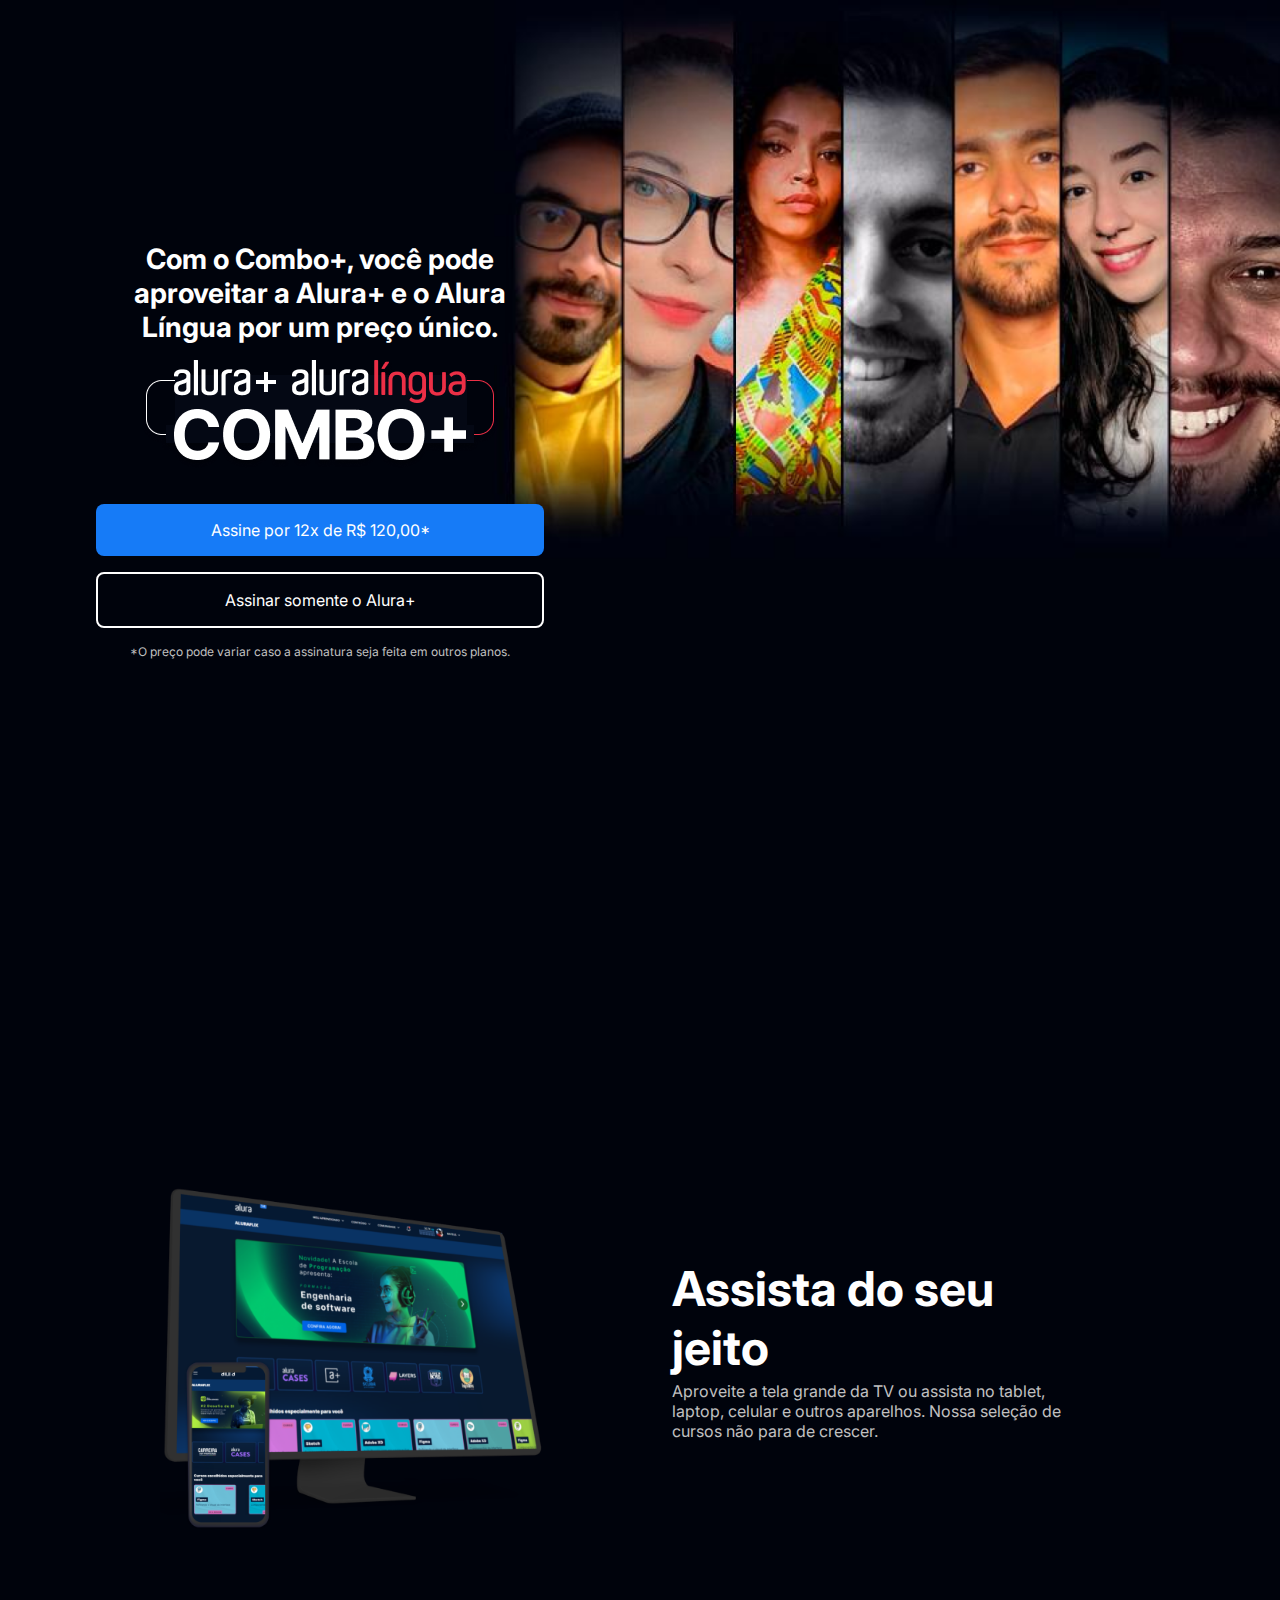
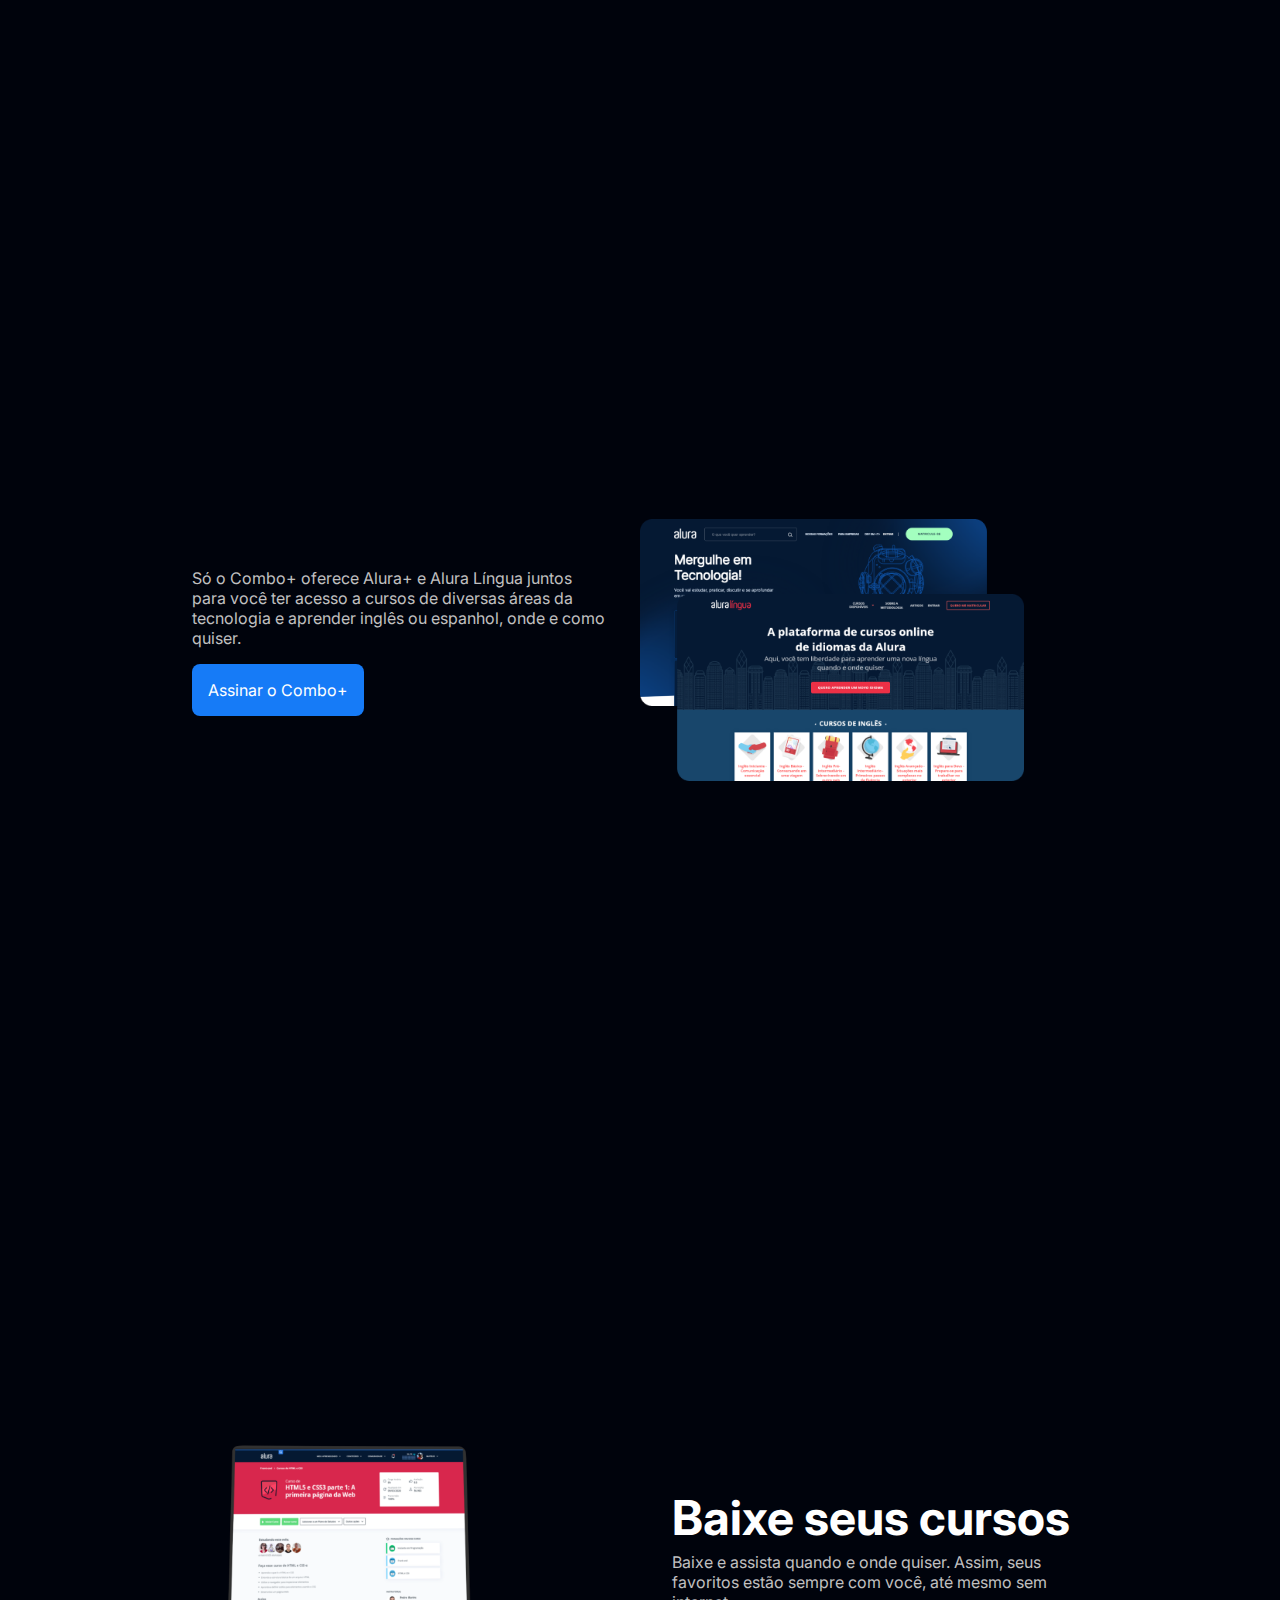
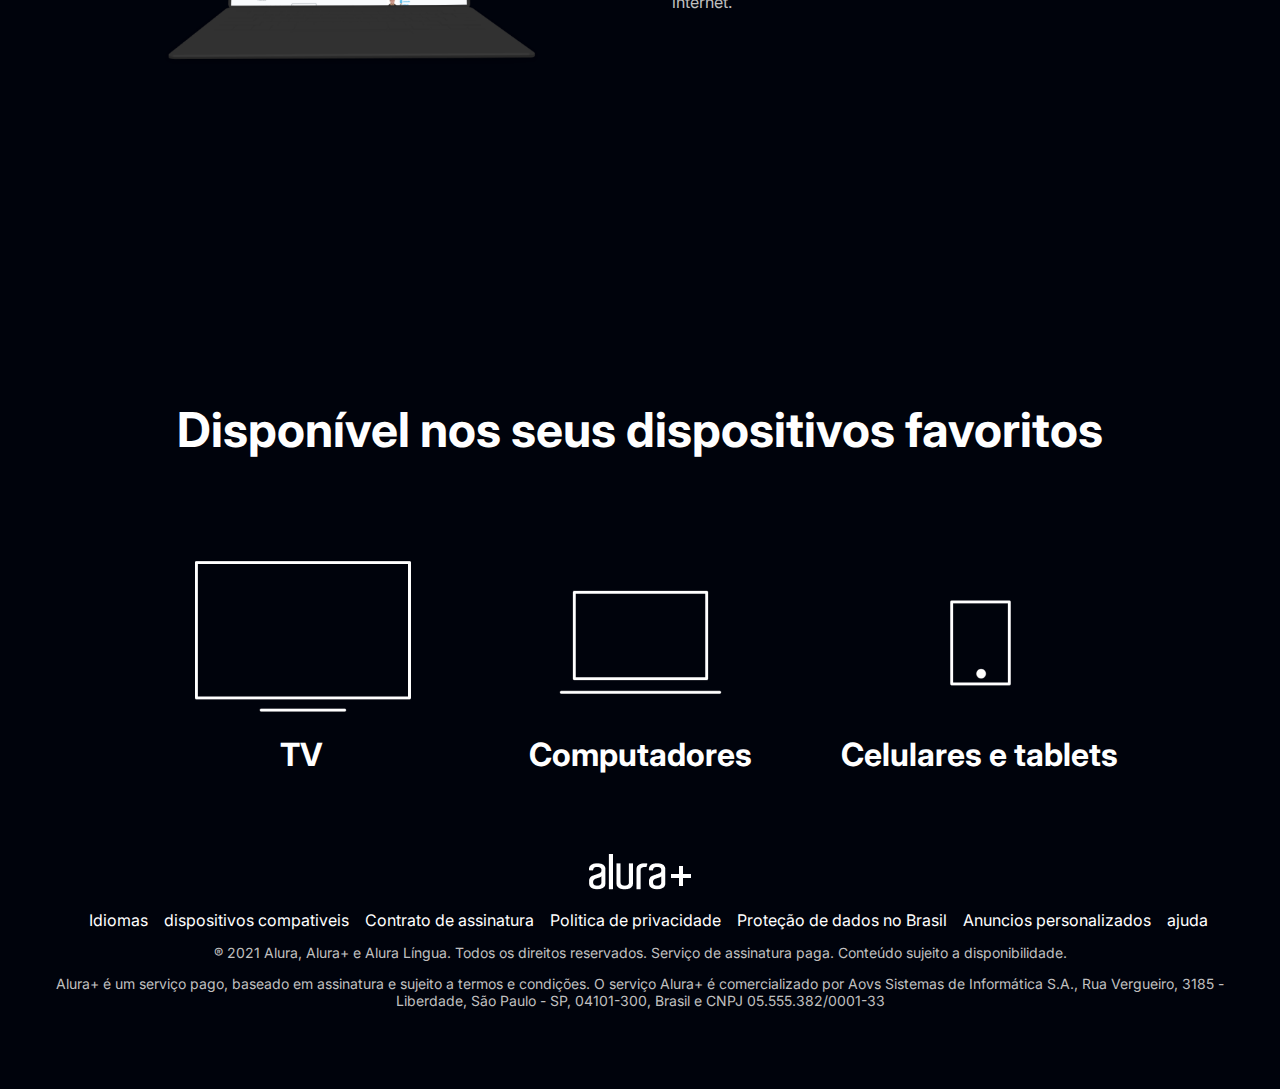
<file: Html e Css/alura-plus/index.html>
<!DOCTYPE html>
<html>
    
<head>
    <title>Alura Plus</title>
    <meta charset="UTF-8">
    <meta name="viewport" content="width=device-width, initial-scale=1">
    <link rel="stylesheet" href="styles.css">
    <link rel="preconnect" href="https://fonts.googleapis.com">
    <link rel="preconnect" href="https://fonts.gstatic.com" crossorigin>
    <link href="https://fonts.googleapis.com/css2?family=Inter:wght@400;700&family=Krona+One&family=Montserrat:wght@400;600&display=swap" rel="stylesheet">
</head>

<body>
    <section class="container principal">
        <div class="container__caixa">
            <h1 class="container__titulo">Com o Combo+, você pode aproveitar a Alura+ e o Alura Língua por um preço único.</h1>
            <img src="img/Combo.png" alt="O combo+ é a junção do alura+ e o alura lingua" class="container__imagem">
            <a href="www.alura.com.br" class="container__botao">Assine por 12x de R$ 120,00*</a>
            <a href="www.alura.com.br" class="container__botao botao__secundario">Assinar somente o Alura+</a>
            <p class="container__aviso">*O preço pode variar caso a assinatura seja feita em outros planos.</p>
        </div>    
    </section>

    <section class="container secundario">
        <img src="img/Plataformas.png" alt="Um monitor e um celular com o alura plus aberto" class="secundario__imagem">
        <div class="container__descricao">
            <h2 class="descricao__titulo">Assista do seu jeito</h2>
            <p class="descricao__texto">Aproveite a tela grande da TV ou assista no tablet, laptop, celular e outros
                 aparelhos. Nossa seleção de cursos não para de crescer.</p>
        </div>
    </section>

    <section class="container secundario">
        <div class="container__descricao">
            <p class="descricao__texto">Só o Combo+ oferece Alura+ e Alura Língua juntos para você ter acesso a cursos
                 de diversas áreas da tecnologia e aprender inglês ou espanhol, onde e como quiser.</p>
            <a href="www.alura.com.br" class="container__botao secundario__botao">Assinar o Combo+</a>
        </div>
        <img src="img/Telas.png" alt="Tela da alura plus e do alura linguas" class="secundario__imagem">
    </section>
    
    <section class="container  secundario">
        <img src="img/Notebook.png" alt="Notebook com atela aberta em uma aula da alura" class="secundario__imagem">
        <div class="container__descricao">
            <h2 class="descricao__titulo">Baixe seus cursos</h2>
            <p class="descricao__texto">Baixe e assista quando e onde quiser. Assim, seus favoritos estão sempre com 
                você, até mesmo sem internet.</p>
        </div>
    </section>

    <section class="dispositivos">
        <h2 class="dispositivos__titulo">Disponível nos seus dispositivos favoritos</h2>
        <ul class="dispositivos__lista">
            <li>
                <img src="img/tv.png" alt="icone de televisão">
                <h3 class="lista__item">TV</h3>
            </li>
            <li>
                <img src="img/computador.png" alt="icone de computador">
                <h3 class="lista__item">Computadores</h3>
            </li>
            <li>
                <img src="img/celular.png" alt="icone de celular">
                <h3 class="lista__item">Celulares e tablets</h3>
            </li>
        </ul>
    </section>

    <footer class="rodape">
        <img src="img/Logo.png" alt="Alura+" class="rodape__logo">
        <ul class="rodape__lista">
            <li class="lista__link">
                <a href="#">Idiomas</a>
            </li>
            <li class="lista__link">
                <a href="#">dispositivos compativeis</a>
            </li>
            <li class="lista__link">
                <a href="#">Contrato de assinatura</a>
            </li>
            <li class="lista__link">
                <a href="#">Politica de privacidade</a>
            </li>
            <li class="lista__link">
                <a href="#">Proteção de dados no Brasil</a>
            </li>
            <li class="lista__link">
                <a href="#">Anuncios personalizados</a>
            </li>
            <li class="lista__link">
                <a href="#">ajuda</a>
            </li>
        </ul>
        <p class="rodape__texto">® 2021 Alura, Alura+ e Alura Língua. Todos os direitos reservados. 
            Serviço de assinatura paga. Conteúdo sujeito a disponibilidade.</p>
        <p class="rodape__texto">Alura+ é um serviço pago, baseado em assinatura e sujeito a termos e 
            condições. O serviço Alura+ é comercializado por Aovs Sistemas de Informática S.A., Rua Vergueiro, 
            3185 - Liberdade, São Paulo - SP, 04101-300, Brasil e CNPJ 05.555.382/0001-33</p>

    </footer>
</body>

</html>
</file>
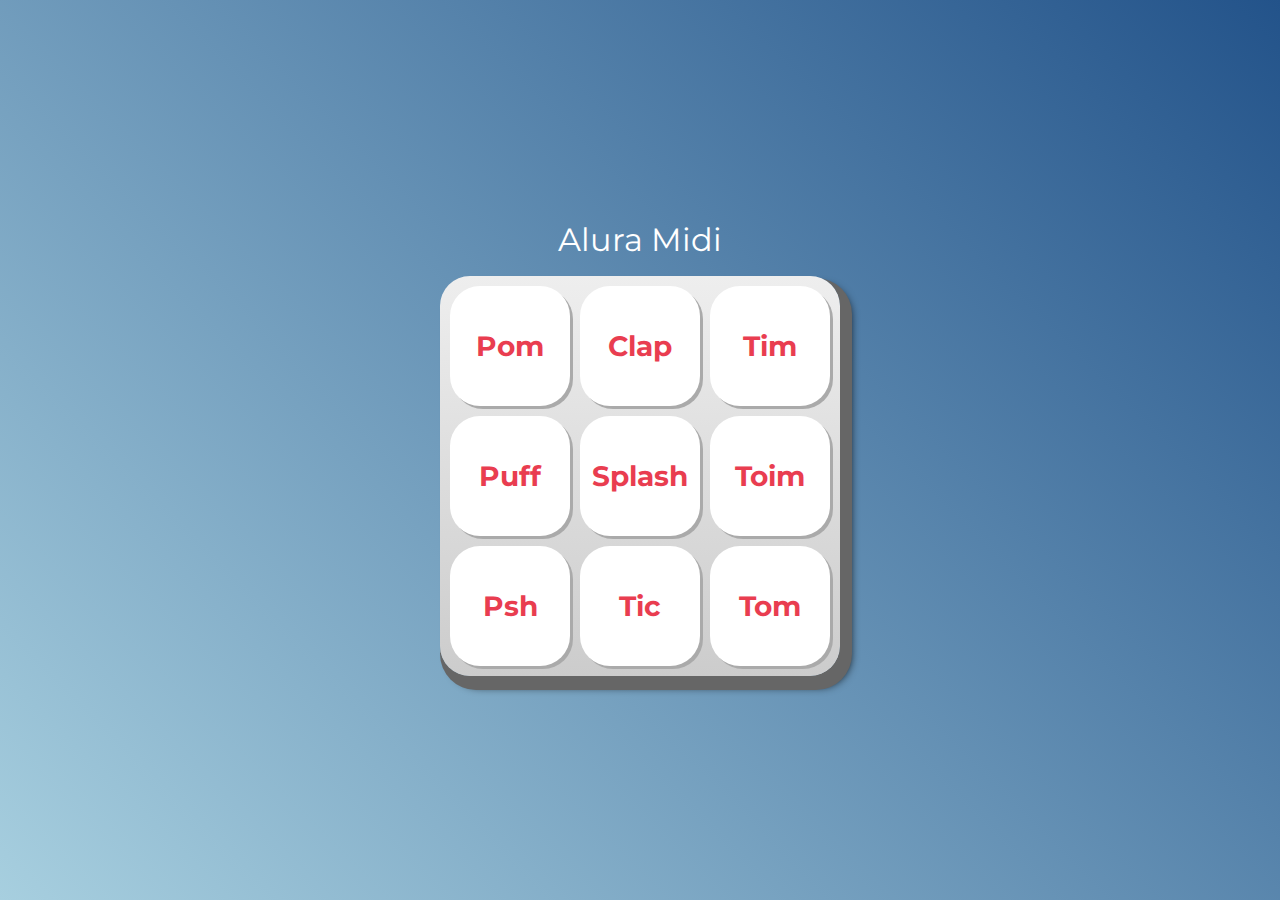
<file: Html e Css/aluramidi-curso-arquivos-iniciais/index.html>
<!DOCTYPE html>
<html lang="pt-BR">
<head>
    <meta charset="UTF-8">
    <meta http-equiv="X-UA-Compatible" content="IE=edge">
    <meta name="viewport" content="width=device-width, initial-scale=1.0">

    <title>Alura MIDI</title>

    <link rel="preconnect" href="https://fonts.googleapis.com">
    <link rel="preconnect" href="https://fonts.gstatic.com" crossorigin>
    <link href="https://fonts.googleapis.com/css2?family=Montserrat:wght@500;600&display=swap" rel="stylesheet">

    <link rel="icon" type="image/png" href="images/bateria.png">
    <link rel="stylesheet" href="css/reset.css">
    <link rel="stylesheet" href="css/estilos.css">

</head>
<body>

    <h1>Alura Midi</h1>

    <section class="teclado">
        <button class="tecla tecla_pom">Pom</button>
        <button class="tecla tecla_clap">Clap</button>
        <button class="tecla tecla_tim">Tim</button>

        <button class="tecla tecla_puff">Puff</button>
        <button class="tecla tecla_splash">Splash</button>
        <button class="tecla tecla_toim">Toim</button>

        <button class="tecla tecla_psh">Psh</button>
        <button class="tecla tecla_tic">Tic</button>
        <button class="tecla tecla_tom">Tom</button>
    </section>

    <audio src="sounds/keyq.wav" id="som_tecla_pom"></audio>
    <audio src="sounds/keyw.wav" id="som_tecla_clap"></audio>
    <audio src="sounds/keye.wav" id="som_tecla_tim"></audio>
    <audio src="sounds/keya.wav" id="som_tecla_puff"></audio>
    <audio src="sounds/keys.wav" id="som_tecla_splash"></audio>
    <audio src="sounds/keyd.wav" id="som_tecla_toim"></audio>
    <audio src="sounds/keyz.wav" id="som_tecla_psh"></audio>
    <audio src="sounds/keyx.wav" id="som_tecla_tic"></audio>
    <audio src="sounds/keyc.wav" id="som_tecla_tom"></audio>

    <script src="main.js"></script>
</body>
</html>
</file>
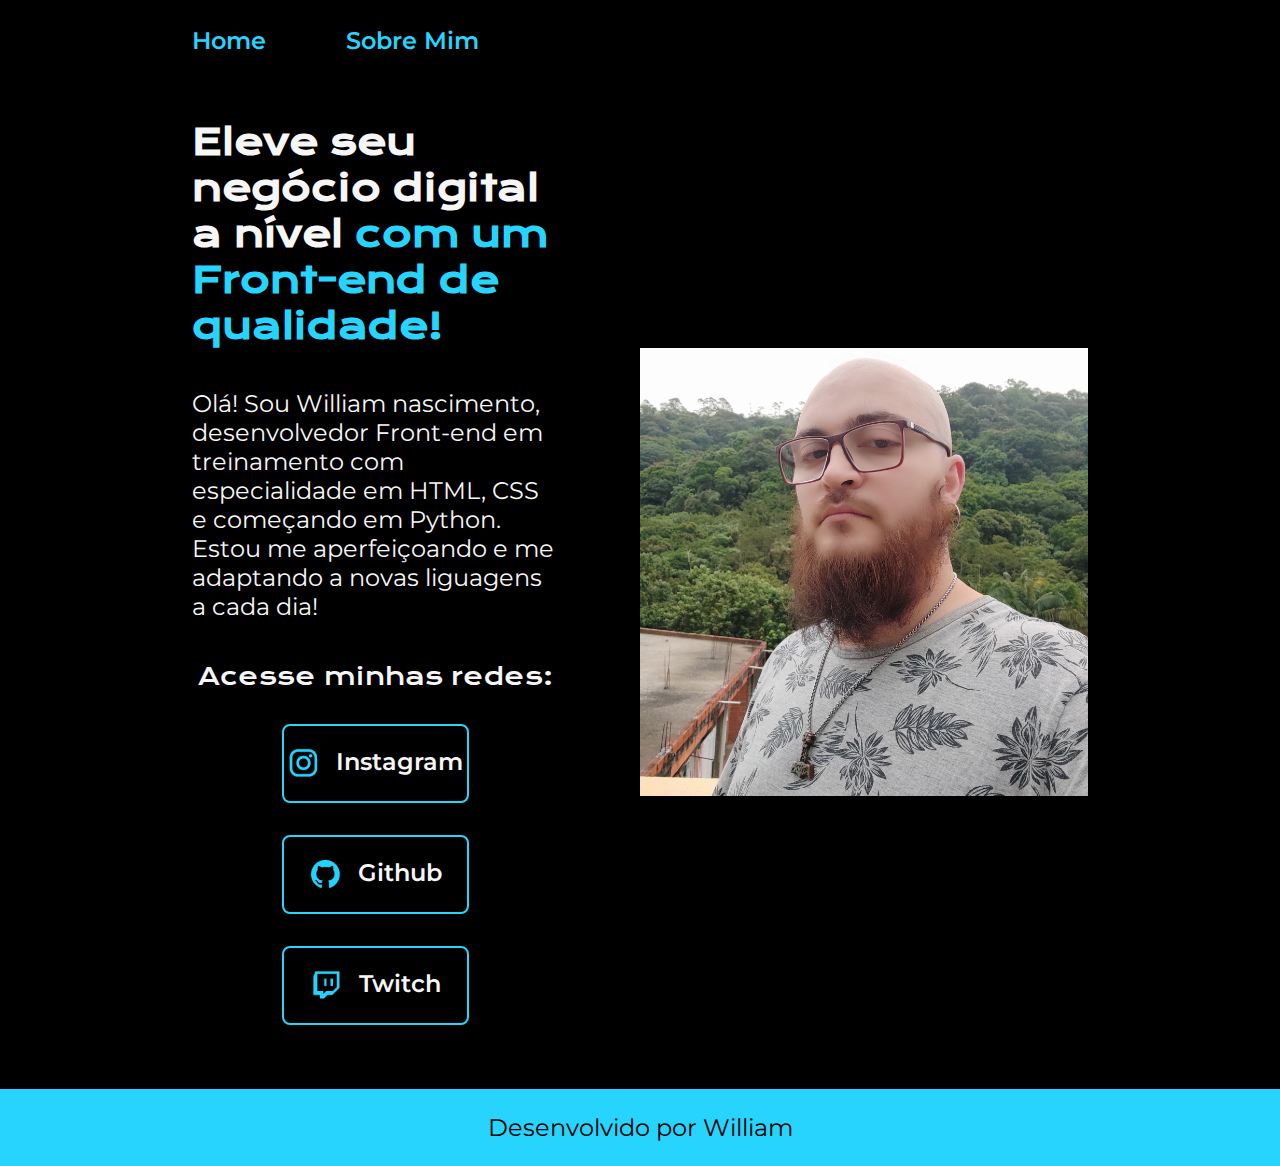
<file: Html e Css/Nova pagina/index.html>
<!DOCTYPE html>
<html lang="pt-br">
<head>
    <meta charset="UTF-8">
    <meta http-equiv="X-UA-Compatible" content="IE=edge">
    <meta name="viewport" content="width=device-width, initial-scale=1.0">
    <title>Portfolio</title>
    <link rel="stylesheet" href="./styles/styles.css">
</head>
<body>
    <header class="cabecalho">
        <nav class="cabecalho__menu">
            <a class="cabecalho__menu__link" href="index.html">Home</a>
            <a class="cabecalho__menu__link" href="about.html">Sobre Mim</a>
        </nav>
    </header>
    <main class="apresentacao">
        <section class="apresentacao__conteudo">
            <h1 class="apresentacao__conteudo__titulo">Eleve seu negócio digital a nível <strong class="titulo-destaque">com um Front-end de qualidade!</strong></h1>
            <p class="apresentacao__conteudo__texto">Olá! Sou William nascimento, desenvolvedor Front-end em treinamento com especialidade em HTML, CSS e começando em Python. 
            Estou me aperfeiçoando e me adaptando a novas liguagens a cada dia!</p>
            <div class="apresentacao__links">
                <h2 class="apresentacao__links__subtitulo">Acesse minhas redes:</h2>
                <a class="apresentacao__links__navegacao" href="https://www.instagram.com/reaperwill/">
                    <img src="./assets/instagram.png">Instagram</a>
                <a class="apresentacao__links__navegacao" href="https://github.com/W1ll1amSN">
                    <img src="./assets/github.png">Github</a>
                <a class="apresentacao__links__navegacao" href="https://www.twitch.tv/reaperwill13">
                    <img src="./assets/twitch.png">Twitch</a>
            </div>
        </section>
        <img class="apresentacao__imagem" src="./assets/imagem.jpg" alt="Foto Joana notebook">
    </main>
    <footer class="rodape">
        <p>Desenvolvido por William</p>
    </footer>
</body>
</html>
</file>
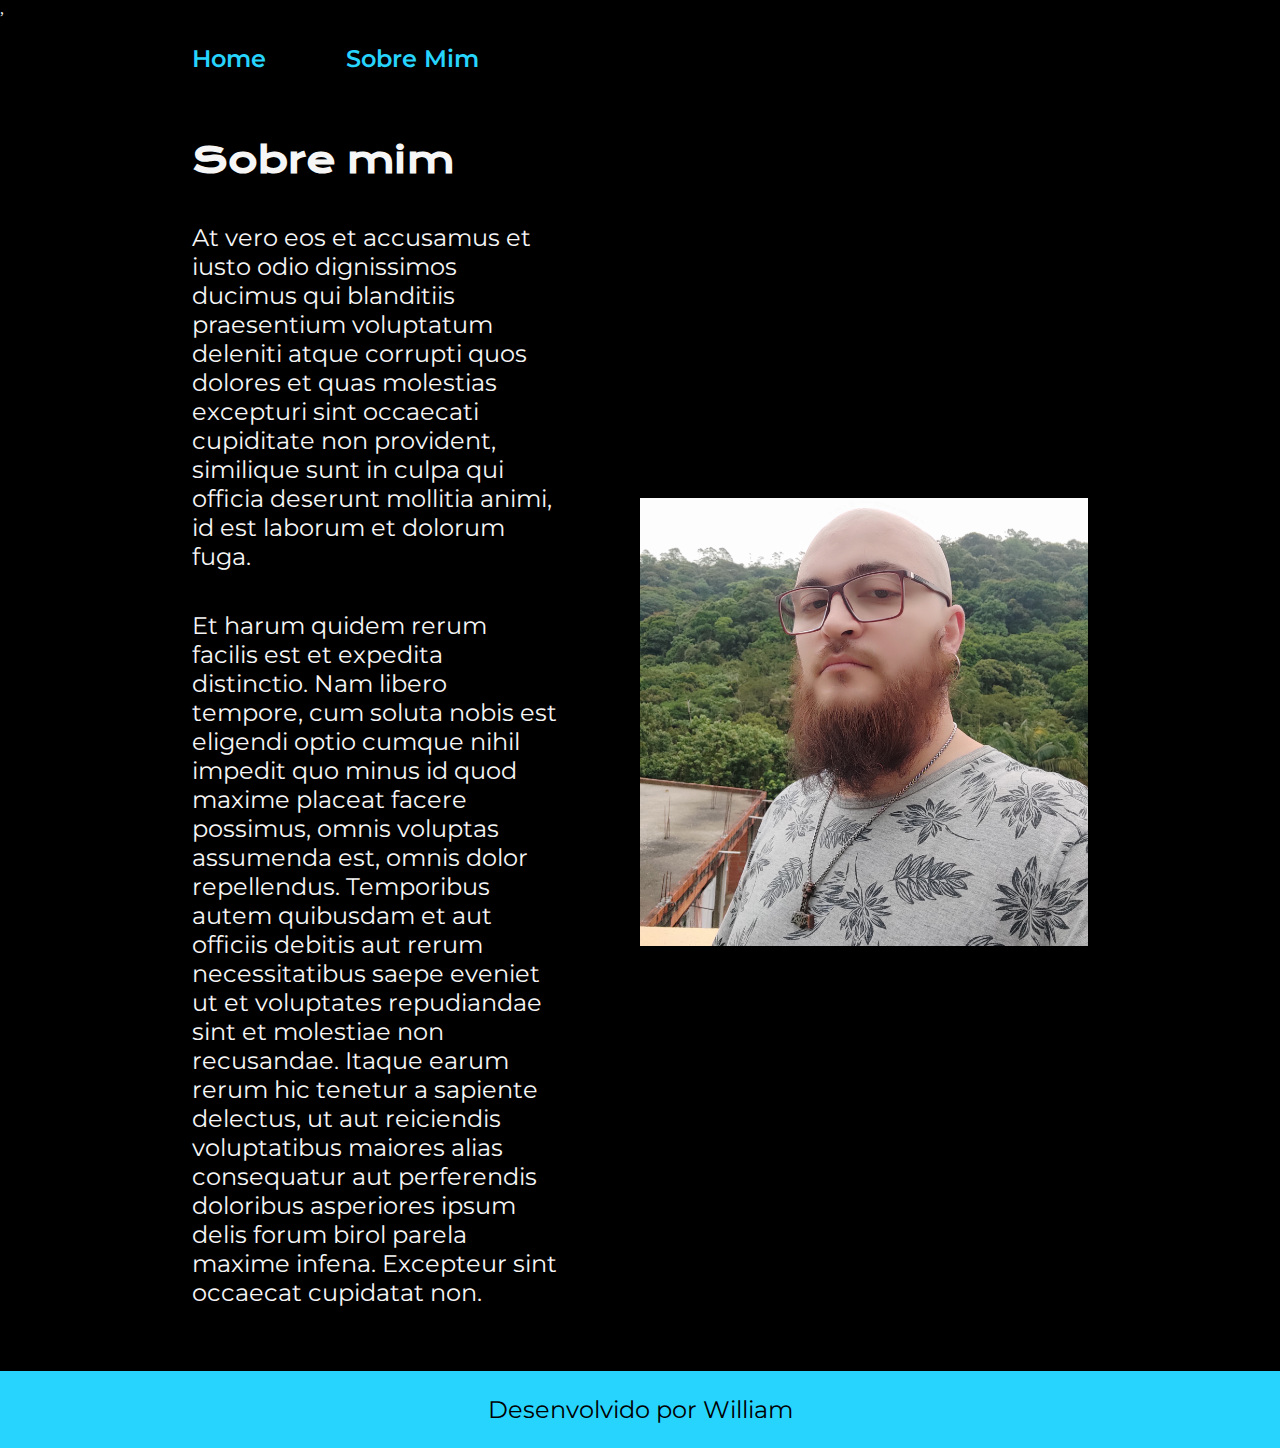
<file: Html e Css/Nova pagina/about.html>
,<!DOCTYPE html>
<html lang="pt-br">
<head>
    <meta charset="UTF-8">
    <meta http-equiv="X-UA-Compatible" content="IE=edge">
    <meta name="viewport" content="width=device-width, initial-scale=1.0">
    <title>Sobre mim</title>
    <link rel="stylesheet" href="./styles/styles.css">
</head>
<body>
    <header class="cabecalho">
        <nav class="cabecalho__menu">
            <a class="cabecalho__menu__link" href="index.html">Home</a>
            <a class="cabecalho__menu__link" href="about.html">Sobre Mim</a>
        </nav>
    </header>
    <main class="apresentacao">
        <section class="apresentacao__conteudo">
            <h1 class="apresentacao__conteudo__titulo">Sobre mim</h1>
            <p class="apresentacao__conteudo__texto">At vero eos et accusamus et iusto odio dignissimos ducimus qui blanditiis praesentium voluptatum deleniti atque corrupti quos dolores et quas molestias excepturi sint occaecati cupiditate non provident, similique sunt in culpa qui officia deserunt mollitia animi, id est laborum et dolorum fuga.</p>
            <p class="apresentacao__conteudo__texto">Et harum quidem rerum facilis est et expedita distinctio. Nam libero tempore, cum soluta nobis est eligendi optio cumque nihil impedit quo minus id quod maxime placeat facere possimus, omnis voluptas assumenda est, omnis dolor repellendus. Temporibus autem quibusdam et aut officiis debitis aut rerum necessitatibus saepe eveniet ut et voluptates repudiandae sint et molestiae non recusandae. Itaque earum rerum hic tenetur a sapiente delectus, ut aut reiciendis voluptatibus maiores alias consequatur aut perferendis doloribus asperiores ipsum delis forum birol parela maxime infena. Excepteur sint occaecat cupidatat non.
            </p>
        </section>
        <img class="apresentacao__imagem" src="./assets/imagem.jpg" alt="Foto Joana notebook">
    </main>
    <footer class="rodape">
        <p>Desenvolvido por William</p>
    </footer>
</body>
</html>
</file>
<file: Html e Css/alura-plus/styles.css>
:root{
    --branco-principal: #FFFFFF;
    --cinza-secundario: #C0C0C0;
    --botao-azul: #167BF7;
    --cor-de-fundo: #00030C;
    --font-principal: 'Inter';
    --botao-azul-efeito: #8bb4e6;
}

body {
    background-color: var(--cor-de-fundo);
    color: var(--branco-principal);
    font-family: var(--font-principal);
    font-size: 16px;
    font-weight: 400;
}

*{
    margin: 0;
    padding: 0;
}

.principal {
    background-image: url("img/Background.png");
    background-repeat: no-repeat;
    background-size: contain;
    align-items: center;
    text-align: center;
}

.container {
    height: 100vh;
    display: grid;
    grid-template-columns: 50% 50%;
}

.container__titulo {
    font-size: 28px;
    font-weight: 700;
}

.container__caixa {
    margin: 0 6em;
}

.container__imagem {
    margin: 1em 0 2em 0;
}

.container__botao {
    background-color: var(--botao-azul);
    border-radius: 8px;
    padding: 1em;
    color: var(--branco-principal);
    display: block;
    text-decoration: none;
    margin-bottom: 1em;
}

.botao__secundario {
    background-color: transparent;
    border: 2px solid var(--branco-principal);
    text-decoration: none;
}

.container__aviso {
    font-size: 12px;
    color: var(--cinza-secundario);
}

.secundario__imagem {
    width: 80%;
}

.secundario {
    align-items: center;
    margin: 0 10em;
}

.descricao__titulo {
    font-weight: 700;
    font-size: 48px;
    color: var(--branco-principal);
    margin-bottom: 0.1em;
}

.descricao__texto {
    color: var(--cinza-secundario);
}

.container__descricao {
    padding: 2em;
}

.secundario__botao {
    display: inline-block;
    margin-top: 1em;
}

.dispositivos {
    text-align: center;
}

.dispositivos__titulo{
    font-size: 48px;
    color: var(--branco-principal);
}

.dispositivos__lista {
    display: flex;
    justify-content: center;
    list-style-type: none;
    margin: 5em 0;
}

.lista__item {
    font-size: 32px;
    color: var(--branco-principal);
}

.rodape {
    text-align: center;
    margin: 5em 3em;
}

.rodape__lista {
    display: flex;
    justify-content: center;
    list-style-type: none;
    margin-top: 1em;
}

.lista__link a{
    text-decoration: none;
    color: var(--branco-principal);
    margin-left: 1em;
}

.lista__link a:hover {
    color: var(--botao-azul);
}

.lista__link a:active {
    color: purple;
}

.rodape__texto {
    margin: 1em 0;
    color: var(--cinza-secundario);
    font-size: 14px;
}
.container__botao:hover {
    background-color: var(--botao-azul-efeito);
    color: var(--cor-de-fundo);
}
</file>
<file: Html e Css/aluramidi-curso-arquivos-iniciais/css/estilos.css>
:root {
  --cinza: #aaa;
  --vermelha: #e93d50;
  --vermelha-escura: #af303f;
  --branca: #fff;
  --luz: rgb(229, 255, 0);
}

body {
  align-items: center;
  background: linear-gradient(45deg, #a7cfdf 0%,#23538a 100%);
  display: flex;
  justify-content: center;
  flex-direction: column;
  font-family: 'Montserrat', sans-serif;
  min-height: 100vh;
}

h1 {
  color: var(--branca);
  margin-bottom: 20px;
  font-size: 2rem;
}

.teclado {
  background: linear-gradient(to bottom, #eeeeee 0%,#cccccc 100%);
  box-shadow: 6px 8px 0 6px #666, 10px 10px 10px #000;
  border-radius: 30px;
  display: grid;
  gap: 10px;
  grid-template-columns: repeat(3, 1fr);
  padding: 10px;
}

.tecla {
  background-color: var(--branca);
  border-radius: 30px;
  box-shadow: 3px 3px 0 var(--cinza);
  color: var(--vermelha);
  cursor: pointer;
  height: 120px;
  font-size: 1.75em;
  font-weight: bold;
  line-height: 120px;
  text-align: center;
  width: 120px;
}

.tecla.ativa,
.tecla:active {
  background-color: var(--vermelha);
  border: 4px solid  var(--vermelha);
  box-shadow: 3px 3px 0 var(--vermelha-escura) inset;
  color: var(--branca);
  outline: none;
}

.tecla.focus,
.tecla:focus {
  outline: none;
  box-shadow: 1px 1px 10px var(--luz);
}

.tecla.active:focus,
.tecla:active:focus {
  box-shadow: 3px 3px 0 var(--vermelha-escura) inset, 1px 1px 10px var(--luz);
}
</file>
<file: Html e Css/Nova pagina/styles/styles.css>
@import url('https://fonts.googleapis.com/css2?family=Krona+One&family=Montserrat:wght@400;600&display=swap');

:root {
    --cor-primaria: #000000;
    --cor-secundaria: #F6F6F6;
    --cor-tercearia: #27D4FD;
    --cor-hover: #272727;

    --font-primaria: 'Krona One', sans-serif;
    --font-secundaria: 'Montserrat', sans-serif;
}

* {
    margin: 0;
    padding: 0;
}

body {
    box-sizing: border-box;
    background-color: var(--cor-primaria);
    color: var(--cor-secundaria);
  }

.cabecalho {
    padding: 2% 0% 0% 15%;
}

.cabecalho__menu {
    display: flex;
    gap: 80px;
}

.cabecalho__menu__link {
    font-family: var(--font-secundaria);
    font-size: 1.5rem;
    font-weight: 600;
    color: var(--cor-tercearia);
    text-decoration: none;
}

.apresentacao {
    padding: 5% 15%;
    display: flex;
    align-items: center;
    justify-content: space-between;
    gap: 82px;
}

.apresentacao__conteudo {
    width: 50%;
    display: flex;
    flex-direction: column;
    gap: 40px;
}

.apresentacao__conteudo__titulo {
    font-size: 2.25rem;
    font-family: var(--font-primaria);
}

.titulo-destaque {
    color: var(--cor-tercearia);
}

.apresentacao__conteudo__texto {
    font-size: 1.5rem;
    font-family: var(--font-secundaria);
}

.apresentacao__links {
    display: flex;
    flex-direction: column;
    align-items: center;
    justify-content: space-between;
    gap: 32px;
}

.apresentacao__links__subtitulo {
    font-family: var(--font-primaria);
    font-weight: 400;
    font-size: 1.5rem;
}

.apresentacao__links__navegacao {
    display: flex;
    justify-content: center;
    gap: 16px;
    border: 2px solid var(--cor-tercearia);
    width: 50%;
    text-align: center;
    border-radius: 8px;
    font-size: 1.5rem;
    font-weight: 600;
    padding: 21.5px 0;
    text-decoration: none;
    color: var(--cor-secundaria);
    font-family: var(--font-secundaria);
}

.apresentacao__links__link:hover {
    background-color: var(--cor-hover);
}

.apresentacao__imagem {
    width: 50%;

}

.rodape {
    padding: 24px;
    color: #000000;
    background-color: var(--cor-tercearia);
    text-align: center;
    font-family: var(--font-secundaria);
    font-size: 1.5rem;
    font-weight: 400;
}

@media (max-width: 1200px) {
    .cabecalho {
        padding: 10%;
    }

    .cabecalho__menu {
        justify-content: center;
    }

    .apresentacao {
        flex-direction: column-reverse;
        padding: 5%;
    }

    .apresentacao__conteudo {
        width: auto;
    }

}
</file>
